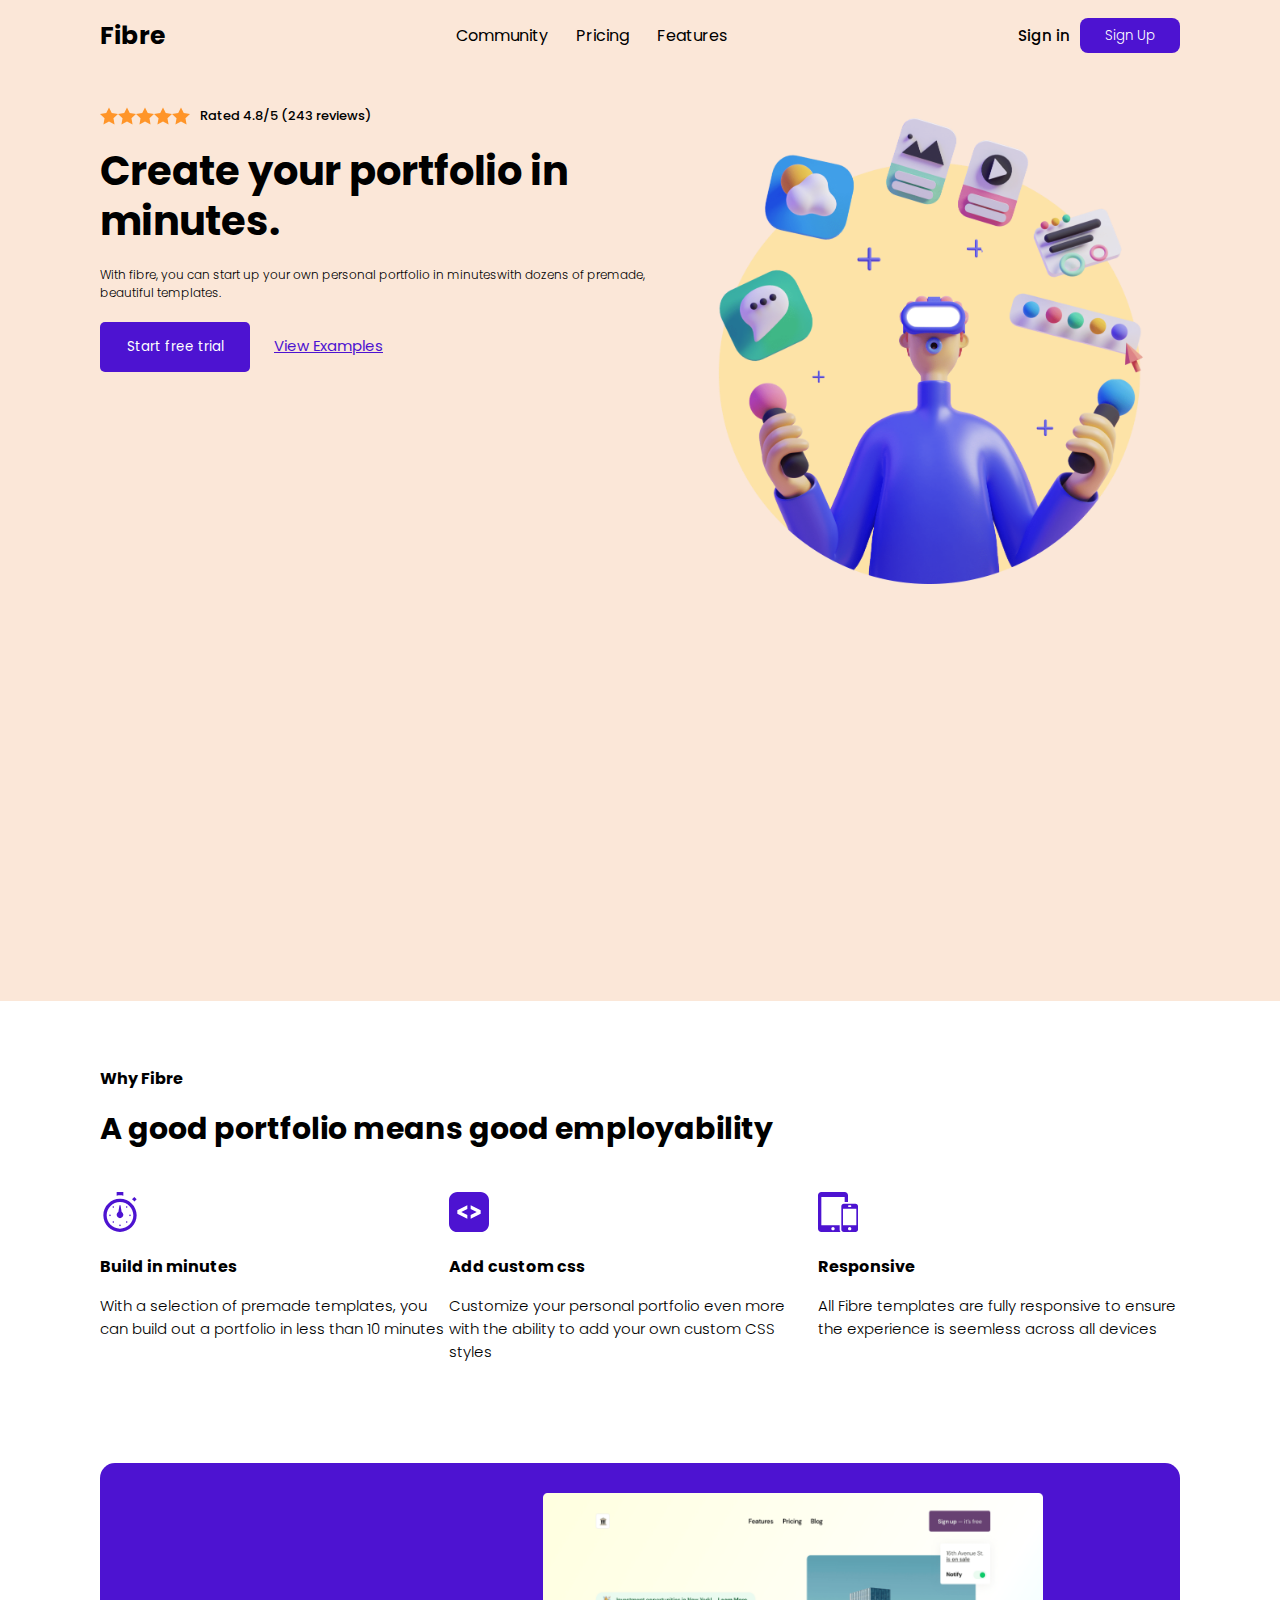
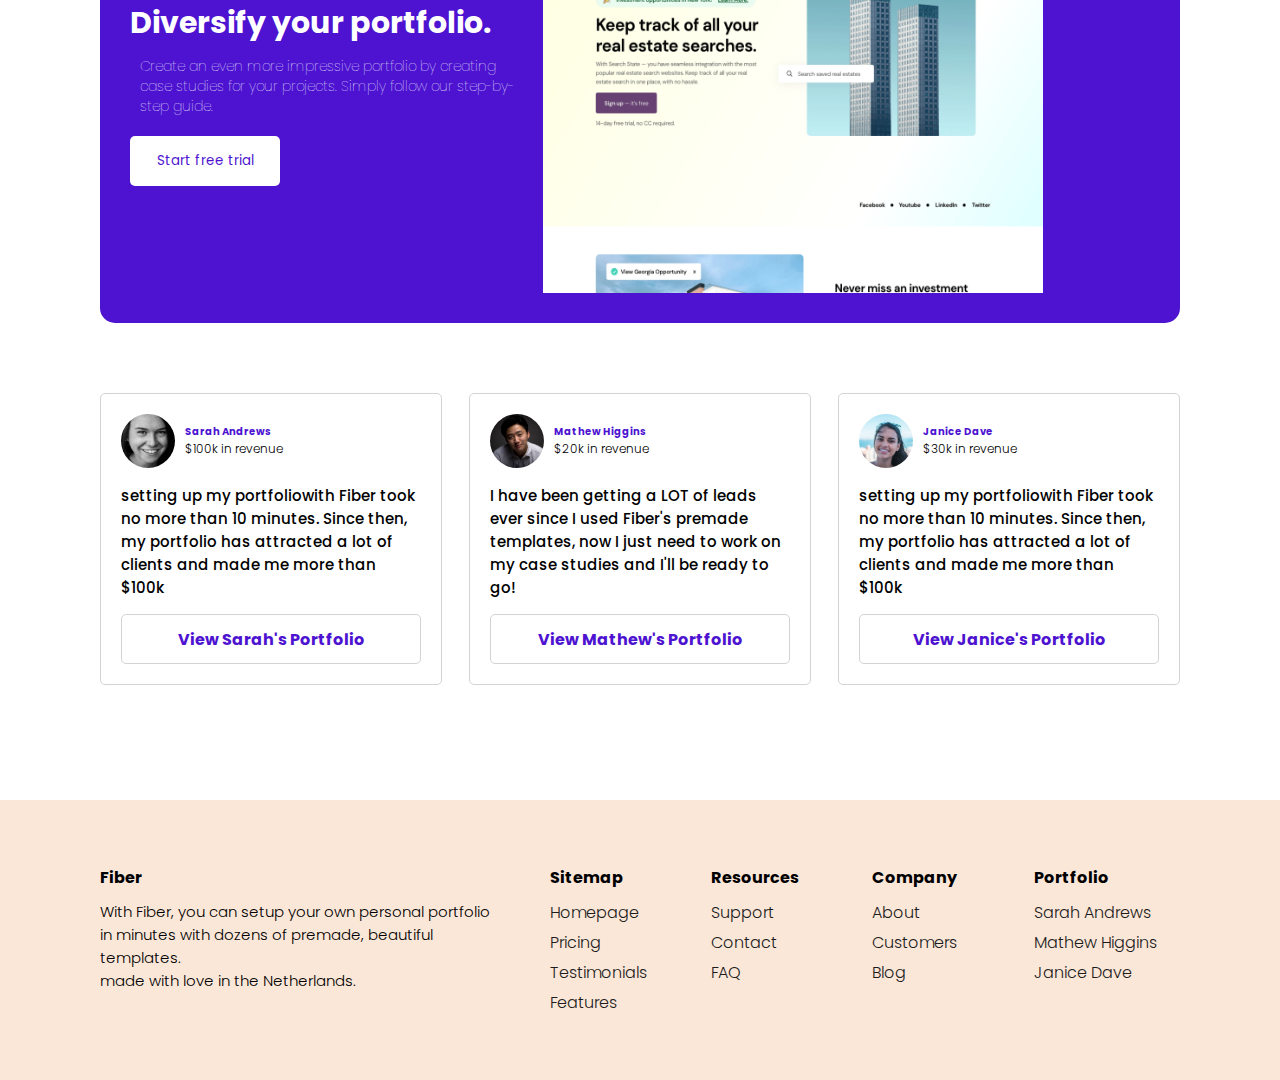
<file: Pages/New/new.html>
<!DOCTYPE html>
<html lang="en">
<head>
    <meta charset="UTF-8">
    <meta http-equiv="X-UA-Compatible" content="IE=edge">
    <meta name="viewport" content="width=device-width, initial-scale=1.0">
    <link rel="stylesheet" href="new.css">
    <link rel="preconnect" href="https://fonts.googleapis.com">
    <link rel="preconnect" href="https://fonts.gstatic.com" crossorigin>
    <link href="https://fonts.googleapis.com/css2?family=Poppins:wght@300;400;500;700&display=swap" rel="stylesheet">
    <title>Document</title>
</head>
<body>
    <nav>
        <h2>Fibre</h2>
        <div class="nav-links">
            <ul>
                <li><a>Community</a></li>
                <li><a>Pricing</a></li>
                <li><a>Features</a></li>
            </ul>
        </div>
        <div class="sign">
            <h4>Sign in</h2>
            <button class="sign-up">Sign Up</button>
            <a><img class="hamburger" src="../../Assets/Hamburger Menu.svg" alt="" srcset=""></a>
        </div>
    </nav>
    <section class="header">
        <div class="write-up">
            <div class="rating">
                <img src="../../Assets/star.svg" alt="" srcset="">
                <img src="../../Assets/star.svg" alt="" srcset="">
                <img src="../../Assets/star.svg" alt="" srcset="">
                <img src="../../Assets/star.svg" alt="" srcset="">
                <img src="../../Assets/star.svg" alt="" srcset="">
                <h4>
                    Rated 4.8/5 (243 reviews)
                </h4>
            </div>
            <h1>
                Create your portfolio in minutes.
            </h1>
            <p>
                With fibre, you can start up your own personal portfolio in minuteswith dozens of premade, beautiful templates.
            </p>
            <div class="trial">
                <button class="trial-btn">Start free trial</button>
                <a>View Examples</a>
            </div>
        </div>
        <div class="image">
            <img src="../../Assets/hero-Illustration.png" alt="" srcset="">
        </div>
    </section>
    <section class="about">
        <div class="up">
            <h4>Why Fibre</h4>
            <h2>A good portfolio means good employability</h2>
        </div>
        <div class="cards">
            <div class="card">
                <img src="../../Assets/time.svg" alt="" srcset="">
                <h4>Build in minutes</h4>
                <p>With a selection of premade templates, you can build out a portfolio in less than 10 minutes</p>
            </div>
            <div class="card">
                <img src="../../Assets/code.svg" alt="" srcset="">
                <h4>Add custom css</h4>
                <p>Customize your personal portfolio even more with the ability to add your own custom CSS styles</p>
            </div>
            <div class="card">
                <img src="../../Assets/allSizes.svg" alt="" srcset="">
                <h4>Responsive</h4>
                <p>All Fibre templates are fully responsive to ensure the experience is seemless across all devices</p>
            </div>
        </div>
        <div class="purple-card">
            <div class="writing">
                <h1>Diversify your portfolio.</h1>
                <p>Create an even more impressive portfolio by creating case studies for your projects. Simply follow our step-by-step guide.</p>
                <button>Start free trial</button>
            </div>
            <div class="image-2">
                <img src="../../Assets/Page Image.png" alt="" srcset="">
            </div>
        </div>
    </section>
    <section class="testimonies">
        <div class="testimony">
            <div class="avatar">
                <img src="../../Assets/User Avatar.svg" alt="" srcset="">
                <div class="money">
                    <h4>Sarah Andrews</h4>
                    <p>$100k in revenue</p>
                </div>
            </div>
            <p>setting up my portfoliowith Fiber took no more than 10 minutes. Since then, my portfolio has attracted a lot of clients and made me more than $100k</p>
            <button>
                View Sarah's Portfolio
            </button>
        </div>
        <div class="testimony">
            <div class="avatar">
                <img src="../../Assets/User Avatar 2.svg" alt="" srcset="">
                <div class="money">
                    <h4>Mathew Higgins</h4>
                    <p>$20k in revenue</p>
                </div>
            </div>
            <p>I have been getting a LOT of leads ever since I used Fiber's premade templates, now I just need to work on my case studies and I'll be ready to go!</p>
            <button>
                View Mathew's Portfolio
            </button>
        </div>
        <div class="testimony">
            <div class="avatar">
                <img src="../../Assets/User Avatar 32.svg" alt="" srcset="">
                <div class="money">
                    <h4>Janice Dave</h4>
                    <p>$30k in revenue</p>
                </div>
            </div>
            <p>setting up my portfoliowith Fiber took no more than 10 minutes. Since then, my portfolio has attracted a lot of clients and made me more than $100k</p>
            <button>
                View Janice's Portfolio
            </button>
        </div>
    </section>
    <footer class="footer">
        <section class="container">
            <div class="row">
                <div class="footer-bio">
                    <h4>Fiber</h4>
                    <p>With Fiber, you can setup your own personal portfolio in minutes with dozens of premade, beautiful templates.</p>
                    <p>
                        made with love in the Netherlands.
                    </p>
                </div>
                <div class="footer-col">
                    <h4>Sitemap</h4>
                    <ul>
                        <li><a href="">Homepage</a></li>
                        <li><a href="">Pricing</a></li>
                        <li><a href="">Testimonials</a></li>
                        <li><a href="">Features</a></li>
                    </ul>
                </div>
                <div class="footer-col">
                    <h4>Resources</h4>
                    <ul>
                        <li><a href="">Support</a></li>
                        <li><a href="">Contact</a></li>
                        <li><a href="">FAQ</a></li>
                    </ul>
                </div>
                <div class="footer-col">
                    <h4>Company</h4>
                    <ul>
                        <li><a href="">About</a></li>
                        <li><a href="">Customers</a></li>
                        <li><a href="">Blog</a></li>
                    </ul>
                </div>
                <div class="footer-col">
                    <h4>Portfolio</h4>
                    <ul>
                        <li><a href="">Sarah Andrews</a></li>
                        <li><a href="">Mathew Higgins</a></li>
                        <li><a href="">Janice Dave</a></li>
                    </ul>
                </div>
            </div>
        </section>
    </footer>
</body>
</html>
</file>
<file: Pages/New/new.css>
*{
    padding: 0;
    margin: 0;
    font-family: 'Poppins', sans-serif;
    list-style: none;
    text-decoration: none;
}

section {
    padding: 15px 100px;
}

nav{
    display: flex;
    justify-content: space-between;
    padding: 15px 100px;
    align-items: center;
    background-color: #fbe7d8;
}

nav h2 {
    font-size: 25px;
    font-weight: 700;
}

.nav-links {
    display: flex;

}

.nav-links ul li {
    list-style: none;
    display: inline-block;
    padding: 8px 12px;
}

.sign {
    display: flex;
    align-items: center;
}

.sign h4 {
    font-size: 15px;
    font-weight: 500;
}

.sign-up{
    display: flex;
    height: 35px;
    width: 100px;
    margin-left: 10px;
    background-color: #4D13D1;
    align-items: center;
    justify-content: center;
    border-radius: 8px;
    font-size: 15;
    font-weight: 300;
    border: none;
    color: #fff
}

.hamburger {
    display: none;
}

.header{
    width: (100%-200px);
    height: 100vh;
    background-color: #fbe7d8;
    display: flex;
    flex-direction: row;
}

.rating{
    display: flex;
    align-items: center;
    padding: 20px 0px;
}

.rating h4 {
    padding-left: 10px;
    font-size: 13px;
    font-weight: 500;
}

.write-up {
    margin: 50px, 0, 0 , 30px;
}

.write-up h1 {
    font-size: 40px;
    font-weight: 700;
    line-height: 50px;

}

.write-up p {
    font-size: 12px;
    font-weight: 300;
    padding: 20px 0;
}

.trial button {
    width: 150px;
    height: 50px;
    background-color: #4D13D1;
    color: #fff;
    border-radius: 5px;
    border: none;
}

.trial a {
    color: #4D13D1;
    font-size: 15px;
    text-decoration: underline;
    padding-left: 20px;
}

.image {
    width: 50%;
    height: 100vh;
    justify-content: center;
    align-items: center;
}

.image img{
    width: 500px;
    width: 500px;
    object-fit: cover;
}

.about {
    margin-top: 50px;
}

.up h2 {
    padding-top: 15px;
    font-size: 30px;
}

.cards {
    height: auto;
    width: 100%;
    display: flex;
    flex-direction: row;
    justify-content: space-between;
    margin-top: 40px;
}

.card h4{
    padding-top: 15px;
}
.card p {
    font-size: 15px;
    font-weight: 300;
    padding-top: 15px;
}

.purple-card {
    background-color: #4D13D1;
    height: 400px;
    width: (100% - 100px);
    border-radius: 15px;
    margin-top: 100px;
    padding: 30px;
    display: flex;
    flex-direction: row;
}

.writing {
    width: 40%;
    height: 100%;
    display: flex;
    justify-content: center;
    flex-direction: column;
}

.image-2 {
    width: 50%;
    height: 100%;
    display: flex;
    justify-content: center;
    align-items: center;
}

.image-2 img {
    height: 400px;
    width: 500px;
}

.writing h1 {
    color: #fff;
    font-size: 30px;
}

.writing p {
    color: #fff;
    line-height: 20px;
    font-size: 14px;
    font-weight: 100;
    padding: 10px;
}

.writing button {
    width: 150px;
    height: 50px;
    background-color: #fff;
    color: #4D13D1;
    border-radius: 5px;
    border: none;
    margin-top: 10px;
}

.testimonies{
    margin-top: 40px;
    display: flex;
    justify-content: space-between;
    width: (100% - 200px);
}

.testimony {
    height: 250px;
    width: 300px;
    border: 1px solid #D3D3D3;
    border-radius: 5px;
    padding: 20px;
    display: flex;
    flex-direction: column;
    justify-content: space-between;
}

.avatar {
    display: flex;
    flex-direction: row;
    align-items: center;
}

.avatar div {
    padding-left: 10px;
}

.avatar div h4 {
    font-size: 10px;
    font-weight: bold;
    color: #4D13D1;
}

.avatar div p {
    font-size: 12px;
    font-weight: 300;
}

.testimony p {
    font-size: 15px;
    font-weight: 500;
}

.testimony button {
    height: 50px;
    width: 100%;
    border: 1px solid #D3D3D3;
    border-radius: 5px;
    background-color: #fff;
    font-size: 16px;
    font-weight: bold;
    color: #4D13D1;
}

.footer {
    background-color: #fbe7d8;
    margin-top: 100px;  
    padding: 50px 0;    
}

.container {
    width: (100%-200px);
}

.row {
    display: flex;
    flex-direction: row;
}

.footer h4 {
    margin-bottom: 10px;
}

.footer-col{
    width: 25%;
    padding: 0 15px;
}

.footer-col ul li:not(:last-child) {
    margin-bottom: 5px;
}

.footer-col ul li a {
    color: #1c1c1c;
    font-size: 16px;
    font-weight: 300;
}

.footer-bio {
    padding-right: 40px;
}

.footer-bio p{
    font-size: 15px;
    font-weight: 300;
}

/*Responsive*/
@media(max-width: 767px) {
    .footer-col, .footer-bio{
        width: 50%;
        margin-bottom: 30px;
    }
    .row {
        display: flex;
        flex-wrap: wrap;
    }
    
}

@media(max-width: 574px) {
    /* nav {
        padding: 15px 40px;
    }

    nav ul {
        position: fixed;
        height: 100vh;
        width: 100%;
        background: #4D13D1;
    }

    nav ul li {
        display: block;
    } */

    section {
        padding: 20px 30px;
        width: (100vw - 60px);
    }

    .header {
        padding-top: 50px;
        flex-direction: column-reverse;
        height: 500px;
    }

    .header .image {
        width: 200px;
        height: 200px;
        justify-content: center;
        align-items: center;
    }

    .header img {
        width: 200px;
        height: 200px;
    }

    .rating {
        display: none;
    }

    .trial {
        display: flex;
        flex-direction: column;
        width: 100%;
    }

    .trial-btn {
        width: 100%;
    }

    .cards {
        flex-direction: column;
    }

    .card {
        width: 100%;
        margin-bottom: 15px;
    }

    .purple-card {
        flex-direction: column;
    }
    
    .image-2 {
        width: 50%;
        height: 100%;
        display: flex;
        justify-content: center;
        align-items: center;
    }
    
    .image-2 img {
        height: 30px;
        width: 200px;
    }

    .footer-col, .footer-bio{
        width: 100%;
        padding: 0;
    }

    .row {
        display: flex;
        flex-wrap: wrap;
    }

    .testimonies {
        flex-direction: column;
        width: 100%;
    }
    
}
</file>
